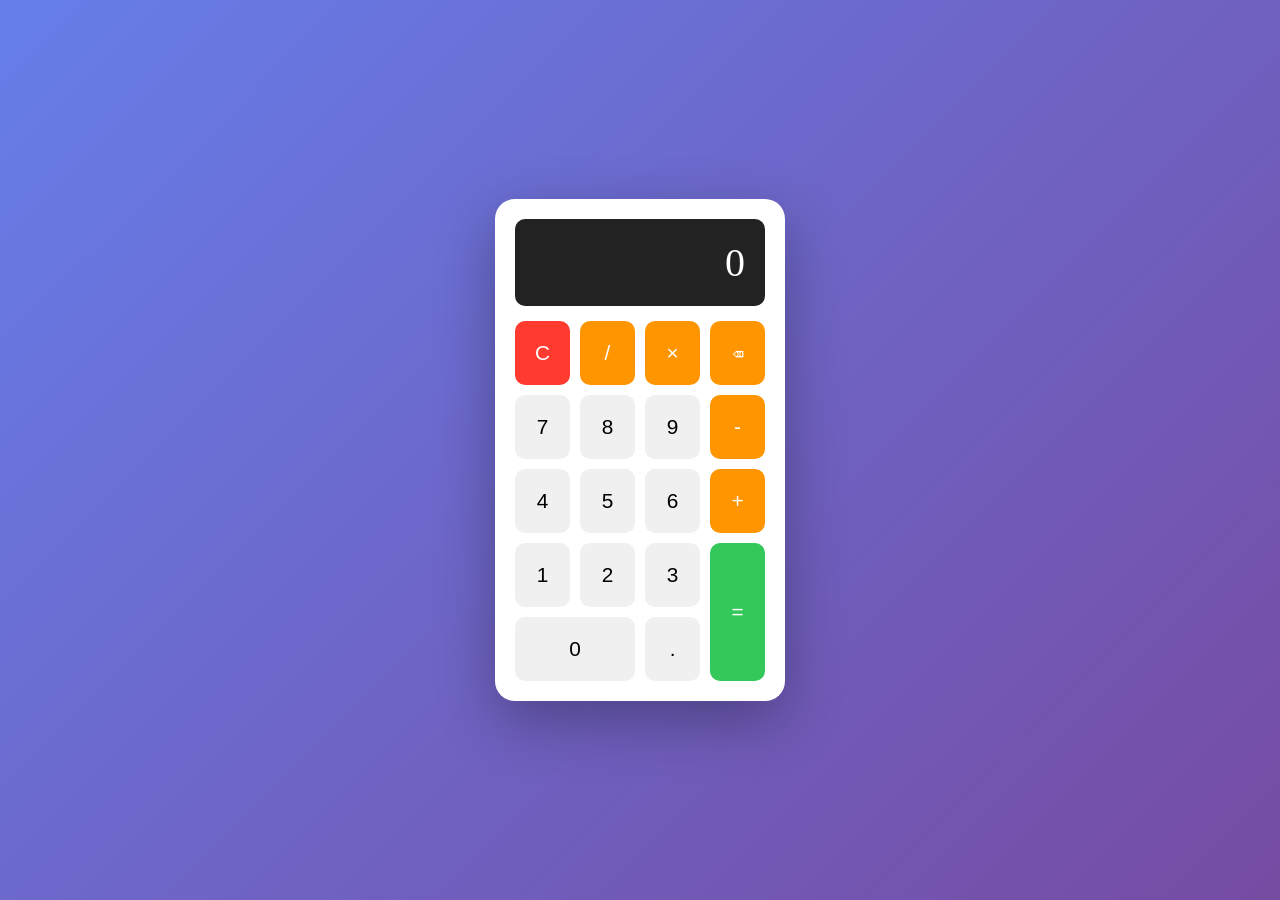
<file: benchmarks/calculator-no-skill.html>
<!DOCTYPE html>
<html lang="ko">
<head>
    <meta charset="UTF-8">
    <title>Calculator - No Skill</title>
    <style>
        * { margin: 0; padding: 0; box-sizing: border-box; }
        body {
            display: flex;
            justify-content: center;
            align-items: center;
            min-height: 100vh;
            background: linear-gradient(135deg, #667eea 0%, #764ba2 100%);
        }
        .calculator {
            background: white;
            border-radius: 20px;
            padding: 20px;
            box-shadow: 0 20px 60px rgba(0,0,0,0.3);
        }
        .display {
            background: #222;
            color: #fff;
            font-size: 2.5rem;
            padding: 20px;
            text-align: right;
            border-radius: 10px;
            margin-bottom: 15px;
            min-height: 80px;
        }
        .buttons {
            display: grid;
            grid-template-columns: repeat(4, 1fr);
            gap: 10px;
        }
        button {
            padding: 20px;
            font-size: 1.3rem;
            border: none;
            border-radius: 10px;
            cursor: pointer;
        }
        .number { background: #f0f0f0; }
        .operator { background: #ff9500; color: white; }
        .clear { background: #ff3b30; color: white; }
        .equals { background: #34c759; color: white; }
    </style>
</head>
<body>
    <div class="calculator">
        <div class="display" id="display">0</div>
        <div class="buttons">
            <button class="clear" onclick="clearDisplay()">C</button>
            <button class="operator" onclick="appendOperator('/')">/</button>
            <button class="operator" onclick="appendOperator('*')">×</button>
            <button class="operator" onclick="deleteLast()">⌫</button>
            <button class="number" onclick="appendNumber('7')">7</button>
            <button class="number" onclick="appendNumber('8')">8</button>
            <button class="number" onclick="appendNumber('9')">9</button>
            <button class="operator" onclick="appendOperator('-')">-</button>
            <button class="number" onclick="appendNumber('4')">4</button>
            <button class="number" onclick="appendNumber('5')">5</button>
            <button class="number" onclick="appendNumber('6')">6</button>
            <button class="operator" onclick="appendOperator('+')">+</button>
            <button class="number" onclick="appendNumber('1')">1</button>
            <button class="number" onclick="appendNumber('2')">2</button>
            <button class="number" onclick="appendNumber('3')">3</button>
            <button class="equals" onclick="calculate()" style="grid-row: span 2;">=</button>
            <button class="number" onclick="appendNumber('0')" style="grid-column: span 2;">0</button>
            <button class="number" onclick="appendNumber('.')">.</button>
        </div>
    </div>
    <script>
        let currentValue = '0';
        let previousValue = '';
        let operator = '';

        function updateDisplay() {
            document.getElementById('display').textContent = currentValue;
        }

        function appendNumber(num) {
            if (currentValue === '0') {
                currentValue = num;
            } else {
                currentValue += num;
            }
            updateDisplay();
        }

        function appendOperator(op) {
            if (operator) calculate();
            previousValue = currentValue;
            operator = op;
            currentValue = '0';
        }

        function calculate() {
            const prev = parseFloat(previousValue);
            const current = parseFloat(currentValue);
            let result;

            switch (operator) {
                case '+': result = prev + current; break;
                case '-': result = prev - current; break;
                case '*': result = prev * current; break;
                case '/': result = current !== 0 ? prev / current : 'Error'; break;
            }

            currentValue = String(result);
            operator = '';
            updateDisplay();
        }

        function clearDisplay() {
            currentValue = '0';
            previousValue = '';
            operator = '';
            updateDisplay();
        }

        function deleteLast() {
            currentValue = currentValue.length > 1 ? currentValue.slice(0, -1) : '0';
            updateDisplay();
        }
    </script>
</body>
</html>
</file>
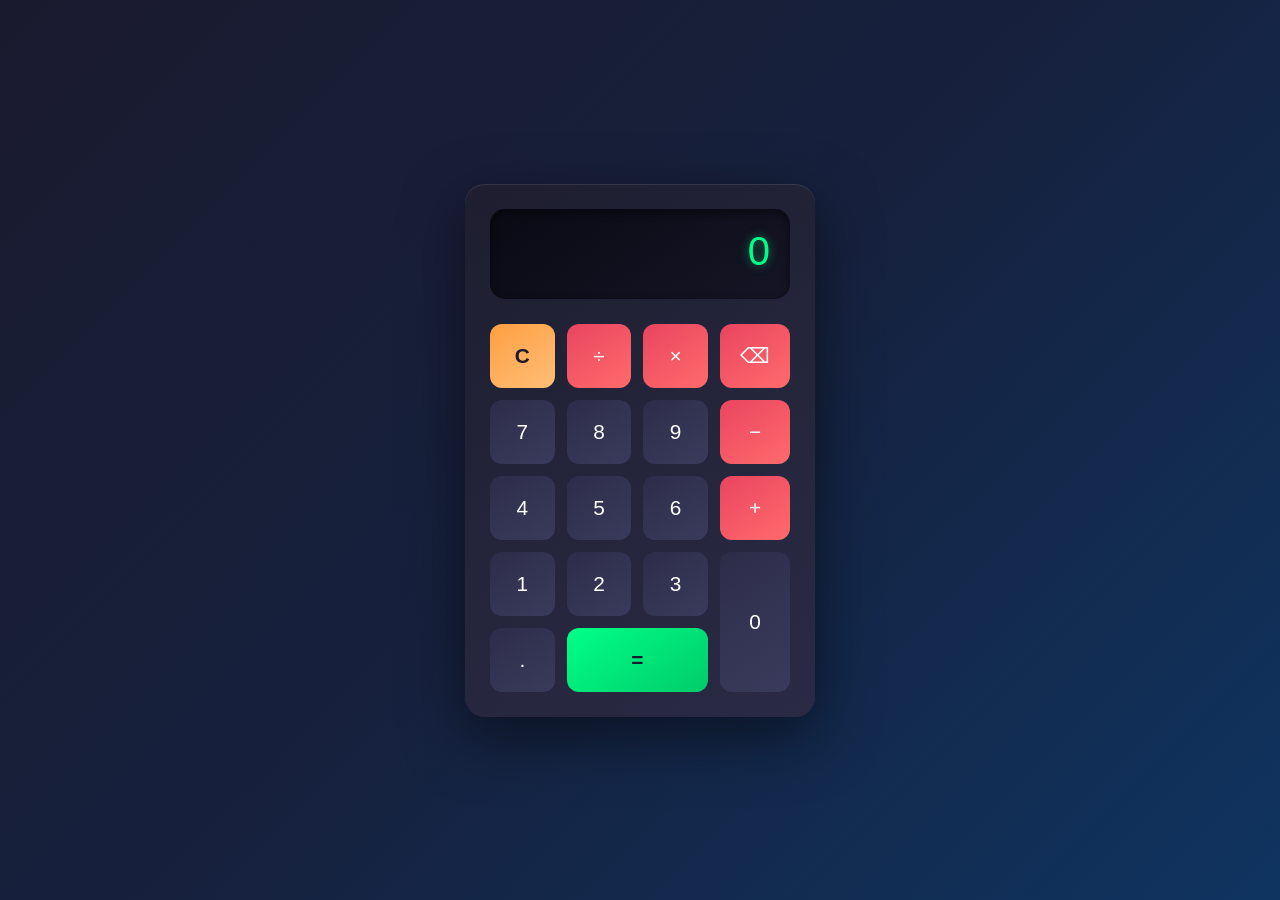
<file: benchmarks/calculator-with-skill.html>
<!DOCTYPE html>
<html lang="en">
<head>
    <meta charset="UTF-8">
    <meta name="viewport" content="width=device-width, initial-scale=1.0">
    <title>Modern Calculator</title>
    <style>
        * {
            margin: 0;
            padding: 0;
            box-sizing: border-box;
        }

        body {
            display: flex;
            justify-content: center;
            align-items: center;
            min-height: 100vh;
            background: linear-gradient(135deg, #1a1a2e 0%, #16213e 50%, #0f3460 100%);
            font-family: 'Segoe UI', Tahoma, Geneva, Verdana, sans-serif;
        }

        .calculator {
            background: linear-gradient(145deg, #1e1e30, #2a2a45);
            border-radius: 20px;
            box-shadow: 0 20px 60px rgba(0, 0, 0, 0.5),
                        inset 0 1px 0 rgba(255, 255, 255, 0.1);
            padding: 25px;
            width: 100%;
            max-width: 350px;
        }

        .display {
            background: linear-gradient(145deg, #0a0a15, #151525);
            border-radius: 15px;
            padding: 20px;
            margin-bottom: 25px;
            text-align: right;
            box-shadow: inset 0 3px 10px rgba(0, 0, 0, 0.5);
        }

        .display-value {
            color: #00ff88;
            font-size: 2.5rem;
            font-weight: 300;
            min-height: 50px;
            word-wrap: break-word;
            text-shadow: 0 0 10px rgba(0, 255, 136, 0.5);
        }

        .display-error {
            color: #ff4757;
            font-size: 1.2rem;
            text-shadow: 0 0 10px rgba(255, 71, 87, 0.5);
        }

        .buttons {
            display: grid;
            grid-template-columns: repeat(4, 1fr);
            gap: 12px;
        }

        button {
            padding: 20px;
            font-size: 1.3rem;
            border: none;
            border-radius: 12px;
            cursor: pointer;
            transition: all 0.2s ease;
            font-weight: 500;
        }

        button:active {
            transform: scale(0.95);
        }

        .number, .decimal {
            background: linear-gradient(145deg, #2d2d4a, #3a3a5c);
            color: #ffffff;
        }

        .number:hover, .decimal:hover {
            background: linear-gradient(145deg, #3a3a5c, #47476a);
            box-shadow: 0 5px 15px rgba(0, 0, 0, 0.3);
        }

        .operator {
            background: linear-gradient(145deg, #e94560, #ff6b6b);
            color: #ffffff;
        }

        .operator:hover {
            background: linear-gradient(145deg, #ff6b6b, #ff8787);
            box-shadow: 0 5px 15px rgba(233, 69, 96, 0.4);
        }

        .equals {
            background: linear-gradient(145deg, #00ff88, #00cc6a);
            color: #1a1a2e;
            font-weight: 600;
            grid-column: span 2;
        }

        .equals:hover {
            background: linear-gradient(145deg, #00cc6a, #00ff88);
            box-shadow: 0 5px 15px rgba(0, 255, 136, 0.4);
        }

        .clear {
            background: linear-gradient(145deg, #ff9f43, #ffbe76);
            color: #1a1a2e;
            font-weight: 600;
        }

        .clear:hover {
            background: linear-gradient(145deg, #ffbe76, #ff9f43);
            box-shadow: 0 5px 15px rgba(255, 159, 67, 0.4);
        }

        @media (max-width: 380px) {
            .calculator {
                max-width: 100%;
                margin: 10px;
            }

            .display-value {
                font-size: 2rem;
            }

            button {
                padding: 15px;
                font-size: 1.1rem;
            }
        }
    </style>
</head>
<body>
    <div class="calculator">
        <div class="display">
            <div class="display-value" id="display">0</div>
        </div>
        <div class="buttons">
            <button class="clear" onclick="clearDisplay()">C</button>
            <button class="operator" onclick="appendOperator('/')">÷</button>
            <button class="operator" onclick="appendOperator('*')">×</button>
            <button class="operator" onclick="deleteLast()">⌫</button>

            <button class="number" onclick="appendNumber('7')">7</button>
            <button class="number" onclick="appendNumber('8')">8</button>
            <button class="number" onclick="appendNumber('9')">9</button>
            <button class="operator" onclick="appendOperator('-')">−</button>

            <button class="number" onclick="appendNumber('4')">4</button>
            <button class="number" onclick="appendNumber('5')">5</button>
            <button class="number" onclick="appendNumber('6')">6</button>
            <button class="operator" onclick="appendOperator('+')">+</button>

            <button class="number" onclick="appendNumber('1')">1</button>
            <button class="number" onclick="appendNumber('2')">2</button>
            <button class="number" onclick="appendNumber('3')">3</button>
            <button class="number" onclick="appendNumber('0')" style="grid-row: span 2;">0</button>

            <button class="decimal" onclick="appendDecimal()">.</button>
            <button class="equals" onclick="calculate()">=</button>
        </div>
    </div>

    <script>
        let currentValue = '0';
        let shouldResetDisplay = false;

        const display = document.getElementById('display');

        function updateDisplay(value = currentValue) {
            display.textContent = value;
            display.classList.remove('display-error');
        }

        function clearDisplay() {
            currentValue = '0';
            shouldResetDisplay = false;
            updateDisplay();
        }

        function appendNumber(num) {
            if (shouldResetDisplay) {
                currentValue = num;
                shouldResetDisplay = false;
            } else if (currentValue === '0') {
                currentValue = num;
            } else if (currentValue.length < 15) {
                currentValue += num;
            }
            updateDisplay();
        }

        function appendOperator(op) {
            const lastChar = currentValue.slice(-1);

            if (['+', '-', '*', '/'].includes(lastChar)) {
                currentValue = currentValue.slice(0, -1) + op;
            } else {
                currentValue += op;
            }
            shouldResetDisplay = false;
            updateDisplay();
        }

        function appendDecimal() {
            const parts = currentValue.split(/[\+\-\*\/]/);
            const lastPart = parts[parts.length - 1];

            if (!lastPart.includes('.')) {
                if (lastPart === '' || ['+', '-', '*', '/'].includes(currentValue.slice(-1))) {
                    currentValue += '0.';
                } else {
                    currentValue += '.';
                }
                shouldResetDisplay = false;
                updateDisplay();
            }
        }

        function deleteLast() {
            if (currentValue.length > 1) {
                currentValue = currentValue.slice(0, -1);
            } else {
                currentValue = '0';
            }
            updateDisplay();
        }

        function calculate() {
            try {
                const expression = currentValue;
                let result;

                // Check for division by zero
                if (/\/\s*0(?!\d)/.test(expression)) {
                    throw new Error('Division by zero');
                }

                // Safe evaluation
                result = Function('"use strict"; return (' + expression + ')')();

                // Handle special cases
                if (!isFinite(result)) {
                    throw new Error('Invalid result');
                }

                // Round to avoid floating point issues
                result = Math.round(result * 1e10) / 1e10;

                currentValue = result.toString();
                shouldResetDisplay = true;
                updateDisplay();
            } catch (error) {
                if (error.message === 'Division by zero') {
                    display.textContent = 'Error: /0';
                } else {
                    display.textContent = 'Error';
                }
                display.classList.add('display-error');
                shouldResetDisplay = true;
                currentValue = '0';
            }
        }

        // Keyboard support
        document.addEventListener('keydown', (e) => {
            if (e.key >= '0' && e.key <= '9') {
                appendNumber(e.key);
            } else if (e.key === '+' || e.key === '-' || e.key === '*' || e.key === '/') {
                appendOperator(e.key);
            } else if (e.key === '.' || e.key === ',') {
                appendDecimal();
            } else if (e.key === 'Enter' || e.key === '=') {
                e.preventDefault();
                calculate();
            } else if (e.key === 'Backspace') {
                deleteLast();
            } else if (e.key === 'Escape' || e.key === 'c' || e.key === 'C') {
                clearDisplay();
            }
        });
    </script>
</body>
</html>
</file>
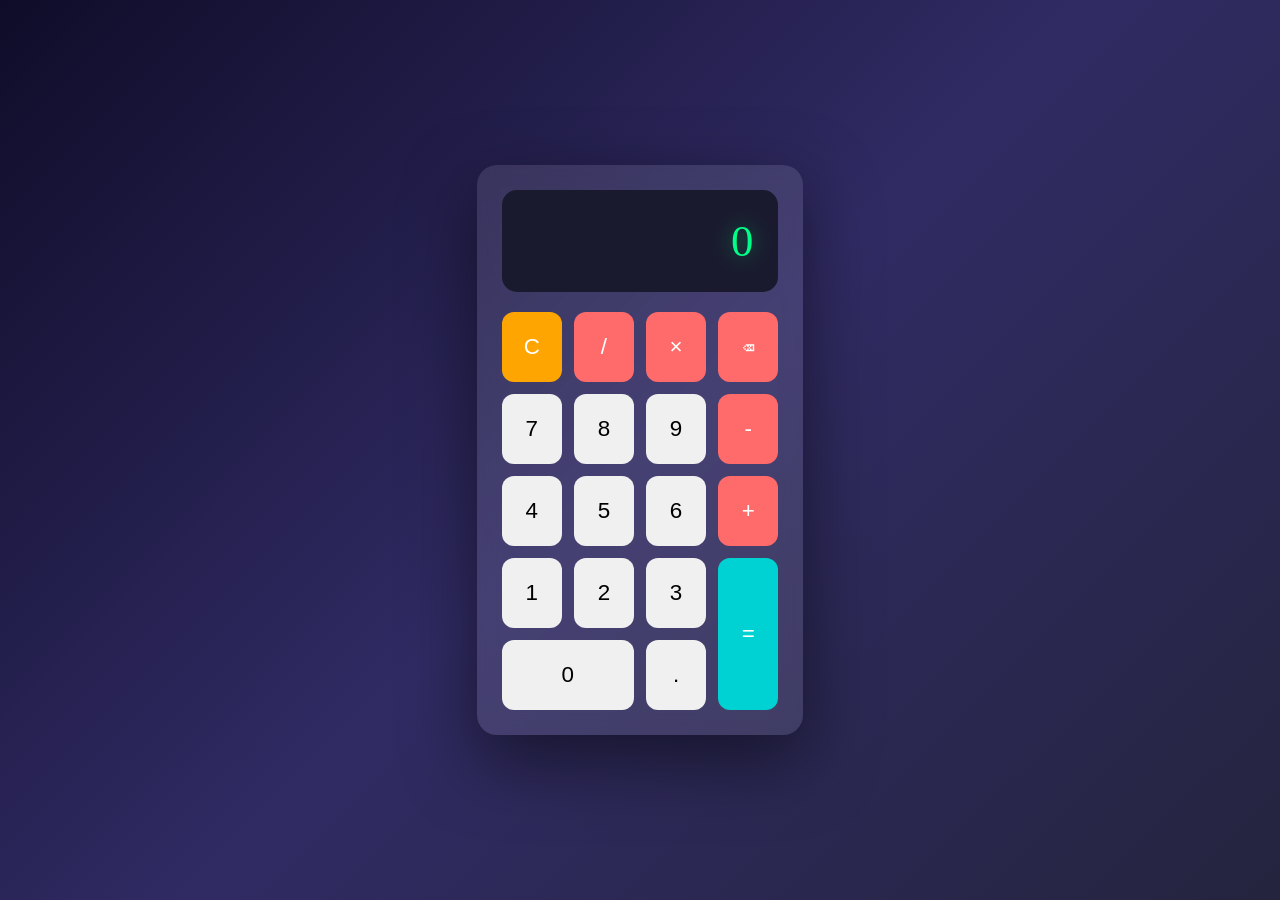
<file: benchmarks/benchmarks/calculator-with-skill.html>
<!DOCTYPE html>
<html lang="ko">
<head>
    <meta charset="UTF-8">
    <meta name="viewport" content="width=device-width, initial-scale=1.0">
    <title>Calculator - With Skill</title>
    <style>
        * { margin: 0; padding: 0; box-sizing: border-box; }
        body {
            display: flex;
            justify-content: center;
            align-items: center;
            min-height: 100vh;
            background: linear-gradient(135deg, #0f0c29, #302b63, #24243e);
        }
        .calculator {
            background: rgba(255, 255, 255, 0.1);
            backdrop-filter: blur(10px);
            border-radius: 20px;
            padding: 25px;
            box-shadow: 0 25px 70px rgba(0,0,0,0.5);
        }
        .display {
            background: #1a1a2e;
            color: #00ff88;
            font-size: 2.8rem;
            padding: 25px;
            text-align: right;
            border-radius: 15px;
            margin-bottom: 20px;
            min-height: 85px;
            text-shadow: 0 0 20px rgba(0, 255, 136, 0.5);
        }
        .buttons {
            display: grid;
            grid-template-columns: repeat(4, 1fr);
            gap: 12px;
        }
        button {
            padding: 22px;
            font-size: 1.4rem;
            border: none;
            border-radius: 12px;
            cursor: pointer;
            transition: all 0.15s;
        }
        .number { background: #f0f0f0; }
        .operator { background: #ff6b6b; color: white; }
        .clear { background: #ffa502; color: white; }
        .equals { background: #00d2d3; color: white; grid-row: span 2; }
        .error { color: #ff6b6b; animation: shake 0.3s; }
        @keyframes shake {
            0%, 100% { transform: translateX(0); }
            25% { transform: translateX(-5px); }
            75% { transform: translateX(5px); }
        }
    </style>
</head>
<body>
    <div class="calculator">
        <div class="display" id="display">0</div>
        <div class="buttons">
            <button class="clear" onclick="clearDisplay()">C</button>
            <button class="operator" onclick="appendOperator('/')">/</button>
            <button class="operator" onclick="appendOperator('*')">×</button>
            <button class="operator" onclick="deleteLast()">⌫</button>
            <button class="number" onclick="appendNumber('7')">7</button>
            <button class="number" onclick="appendNumber('8')">8</button>
            <button class="number" onclick="appendNumber('9')">9</button>
            <button class="operator" onclick="appendOperator('-')">-</button>
            <button class="number" onclick="appendNumber('4')">4</button>
            <button class="number" onclick="appendNumber('5')">5</button>
            <button class="number" onclick="appendNumber('6')">6</button>
            <button class="operator" onclick="appendOperator('+')">+</button>
            <button class="number" onclick="appendNumber('1')">1</button>
            <button class="number" onclick="appendNumber('2')">2</button>
            <button class="number" onclick="appendNumber('3')">3</button>
            <button class="equals" onclick="calculate()">=</button>
            <button class="number" onclick="appendNumber('0')" style="grid-column: span 2;">0</button>
            <button class="number" onclick="appendNumber('.')">.</button>
        </div>
    </div>
    <script>
        let currentValue = '0';
        let previousValue = '';
        let operator = '';
        let shouldResetDisplay = false;

        function updateDisplay() {
            document.getElementById('display').textContent = currentValue;
            document.getElementById('display').classList.remove('error');
        }

        function appendNumber(num) {
            if (shouldResetDisplay) {
                currentValue = num;
                shouldResetDisplay = false;
            } else if (currentValue === '0' && num !== '.') {
                currentValue = num;
            } else if (num === '.' && currentValue.includes('.')) {
                return;
            }
            currentValue += num;
            updateDisplay();
        }

        function appendOperator(op) {
            if (operator && !shouldResetDisplay) calculate();
            previousValue = currentValue;
            operator = op;
            shouldResetDisplay = true;
        }

        function calculate() {
            if (!operator || shouldResetDisplay) return;
            const prev = parseFloat(previousValue);
            const current = parseFloat(currentValue);
            let result;
            switch (operator) {
                case '+': result = prev + current; break;
                case '-': result = prev - current; break;
                case '*': result = prev * current; break;
                case '/':
                    if (current === 0) {
                        currentValue = 'Error';
                        document.getElementById('display').classList.add('error');
                        operator = '';
                        shouldResetDisplay = true;
                        updateDisplay();
                        return;
                    }
                    result = prev / current;
                    break;
            }
            currentValue = String(Math.round(result * 10000000000) / 10000000000);
            operator = '';
            shouldResetDisplay = true;
            updateDisplay();
        }

        function clearDisplay() {
            currentValue = '0';
            previousValue = '';
            operator = '';
            shouldResetDisplay = false;
            updateDisplay();
        }

        function deleteLast() {
            currentValue = currentValue.length > 1 ? currentValue.slice(0, -1) : '0';
            updateDisplay();
        }

        document.addEventListener('keydown', (e) => {
            if (e.key >= '0' && e.key <= '9') appendNumber(e.key);
            else if (e.key === '.') appendNumber('.');
            else if (e.key === '+') appendOperator('+');
            else if (e.key === '-') appendOperator('-');
            else if (e.key === '*') appendOperator('*');
            else if (e.key === '/') { e.preventDefault(); appendOperator('/'); }
            else if (e.key === 'Enter' || e.key === '=') calculate();
            else if (e.key === 'Backspace') deleteLast();
            else if (e.key === 'Escape' || e.key === 'c' || e.key === 'C') clearDisplay();
        });
    </script>
</body>
</html>
</file>
